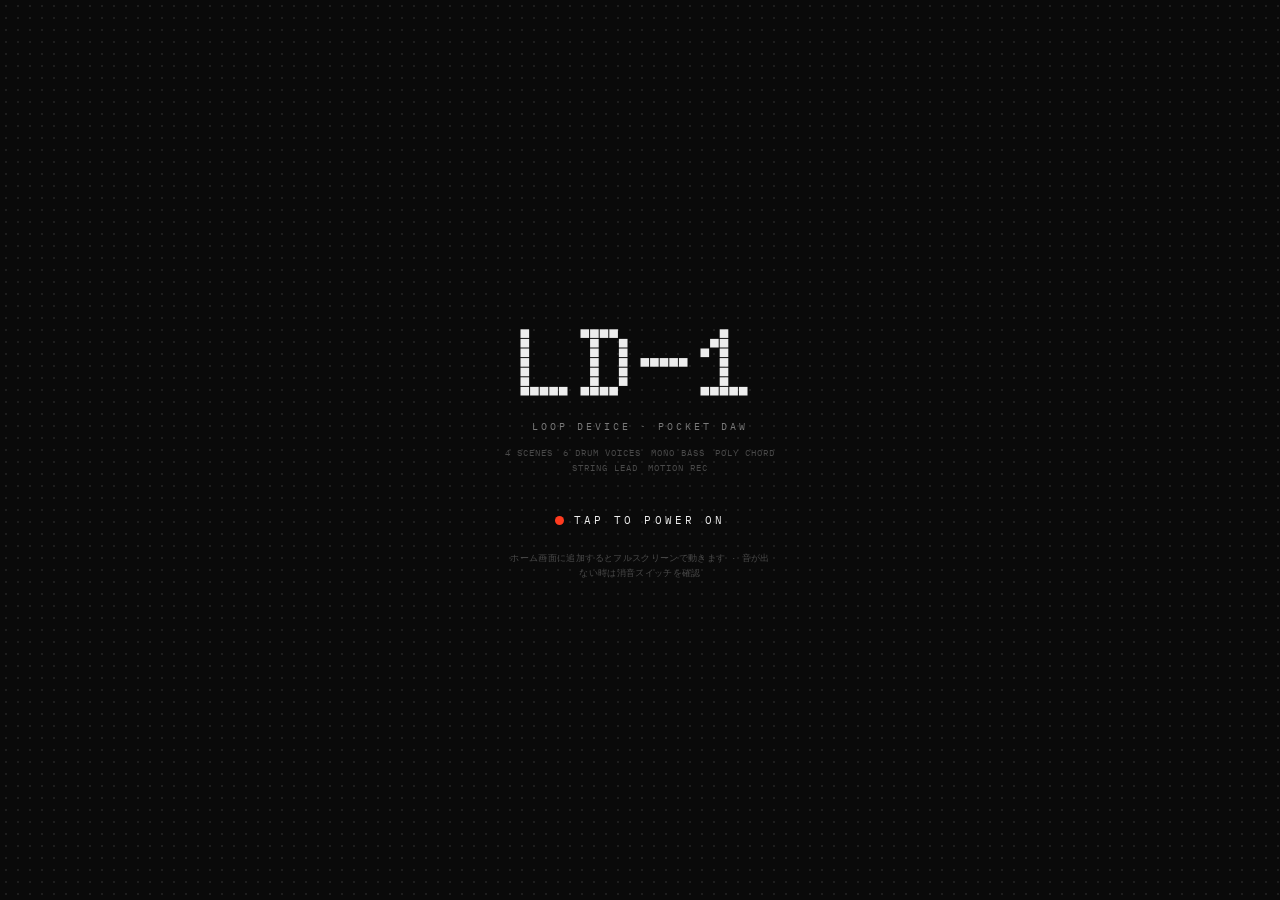
<file: index.html>
<!DOCTYPE html>
<html lang="ja">
<head>
<meta charset="utf-8">
<meta name="viewport" content="width=device-width,initial-scale=1,maximum-scale=1,user-scalable=no,viewport-fit=cover">
<meta name="apple-mobile-web-app-capable" content="yes">
<meta name="mobile-web-app-capable" content="yes">
<meta name="apple-mobile-web-app-status-bar-style" content="black-translucent">
<meta name="apple-mobile-web-app-title" content="LD-1">
<meta name="theme-color" content="#0a0a0a">
<meta name="format-detection" content="telephone=no">
<title>LD-1 · Loop Device</title>
<link rel="manifest" href="manifest.webmanifest">
<link rel="apple-touch-icon" href="icons/icon-180.png">
<link rel="icon" type="image/png" href="icons/icon-192.png">
<link rel="preload" href="fonts/doto.woff2" as="font" type="font/woff2" crossorigin>
<link rel="stylesheet" href="css/style.css">
</head>
<body>
<div id="app">
  <header id="hdr">
    <div class="r0">
      <span class="brand">LD<b>—</b>1</span>
      <span id="hSr">--.-K</span><span id="hLat">LAT --</span><span id="hVox">VOX 00</span><span id="hJit">JIT -.-</span>
      <span class="sp"></span>
      <span id="hRec" class="rec-ind">● REC</span>
      <span id="hClock">--:--</span>
    </div>
    <div class="r1">
      <div class="cell" id="bpmBox"><div class="lbl">BPM <i>↕</i></div><div class="big" id="hBpm">120</div></div>
      <div class="cell"><div class="lbl">BAR.BT.ST</div><div class="big" id="hPos">01.1.1</div></div>
      <div class="cell w"><div class="lbl" id="hKey">A MIN</div><div class="mid" id="hChord">Am</div><div class="sub" id="hChordN">— — —</div></div>
      <div class="cell w"><div class="lbl" id="hHz">LEAD</div><div class="mid" id="hNote">—</div><div class="tuner"><i id="hTun"></i></div></div>
    </div>
    <div class="r2">
      <canvas id="scope"></canvas>
      <div class="pk"><div class="lbl">PEAK</div><div id="hPk">-∞</div><div class="vm"><i id="hPkBar"></i></div></div>
    </div>
    <div class="r3">
      <div id="leds" class="leds"></div>
      <div id="bars" class="bars"></div>
      <span id="hScene">SCN A</span>
    </div>
  </header>
  <nav id="tabs"></nav>
  <main id="panel"></main>
  <footer id="trans">
    <button id="bPlay" class="tb play"><svg viewBox="0 0 20 20"><path class="ic-play" d="M6 4l10 6-10 6z"/><rect class="ic-stop" x="5" y="5" width="10" height="10"/></svg></button>
    <button id="bRec" class="tb rec"><svg viewBox="0 0 20 20"><circle cx="10" cy="10" r="5.5"/></svg></button>
    <button id="bMet" class="tb met"><span>CLK</span></button>
    <div class="scenes" id="scenes"></div>
  </footer>
</div>
<div id="boot">
  <div class="bt-grid"></div>
  <div class="bt-in">
    <div class="bt-logo">LD-1</div>
    <div class="bt-sub">LOOP DEVICE · POCKET DAW</div>
    <div class="bt-spec">
      <span>4 SCENES</span><span>6 DRUM VOICES</span><span>MONO BASS</span><span>POLY CHORD</span><span>STRING LEAD</span><span>MOTION REC</span>
    </div>
    <div class="bt-tap"><i></i>TAP TO POWER ON</div>
    <div class="bt-note">ホーム画面に追加するとフルスクリーンで動きます · 音が出ない時は消音スイッチを確認</div>
  </div>
</div>
<div id="toast"></div>
<script src="js/core.js"></script>
<script src="js/audio.js"></script>
<script src="js/drums.js"></script>
<script src="js/seq.js"></script>
<script src="js/ui.js"></script>
<script src="js/main.js"></script>
</body>
</html>
</file>
<file: css/style.css>
@font-face{font-family:'Doto';src:url(../fonts/doto.woff2) format('woff2');font-weight:100 900;font-display:block}
@font-face{font-family:'IBM Plex Mono';src:url(../fonts/plex-regular.woff2) format('woff2');font-weight:400;font-display:swap}
@font-face{font-family:'IBM Plex Mono';src:url(../fonts/plex-medium.woff2) format('woff2');font-weight:500;font-display:swap}
@font-face{font-family:'IBM Plex Mono';src:url(../fonts/plex-semibold.woff2) format('woff2');font-weight:600;font-display:swap}
:root{
  --bg:#0a0a0a; --p1:#111; --p2:#171717; --ln:#242424; --ln2:#333;
  --tx:#ededed; --dim:#7a7a7a; --dim2:#4a4a4a; --red:#ff3b1f;
  --c-drum:#ededed; --c-bass:#ff6a1a; --c-chord:#5b8cff; --c-lead:#ffd21a;
  --c:var(--tx);
  --mono:'IBM Plex Mono',ui-monospace,'SF Mono',Menlo,monospace;
  --dot:'Doto','IBM Plex Mono',ui-monospace,monospace;
  --sat:env(safe-area-inset-top,0px); --sab:env(safe-area-inset-bottom,0px);
}
*{box-sizing:border-box;margin:0;padding:0;-webkit-tap-highlight-color:transparent}
html,body{height:100%;background:var(--bg);color:var(--tx);overflow:hidden;overscroll-behavior:none}
body{position:fixed;inset:0;font-family:var(--mono);font-size:11px;letter-spacing:.02em;
  -webkit-user-select:none;user-select:none;-webkit-touch-callout:none;-webkit-text-size-adjust:100%}
button{font:inherit;color:inherit;background:none;border:0;cursor:pointer}
canvas{display:block}
#app{position:absolute;inset:0;display:flex;flex-direction:column;padding-top:var(--sat);padding-bottom:var(--sab);
  max-width:520px;margin:0 auto;touch-action:none}
.lbl{font-size:8.5px;color:var(--dim);letter-spacing:.12em;text-transform:uppercase;white-space:nowrap}
.lbl i{font-style:normal;color:var(--dim2)}

/* ---------- header ---------- */
#hdr{padding:4px 10px 0;border-bottom:1px solid var(--ln);flex:none}
.r0{display:flex;gap:9px;align-items:center;height:16px;font-size:8.5px;color:var(--dim);letter-spacing:.1em}
.r0 .sp{flex:1}
.brand{color:var(--tx);font-weight:600;letter-spacing:.18em}
.brand b{color:var(--red);font-weight:600}
.rec-ind{color:var(--dim2)}
.rec-ind.on{color:var(--red);animation:blink 1s steps(2) infinite}
@keyframes blink{50%{opacity:.25}}
.r1{display:grid;grid-template-columns:auto auto 1fr 1fr;gap:1px;background:var(--ln);border:1px solid var(--ln);margin-top:3px}
.r1 .cell{background:var(--bg);padding:3px 7px 4px;min-width:0;overflow:hidden}
.big{font-family:var(--dot);font-weight:900;font-size:31px;line-height:1;letter-spacing:.02em;margin-top:1px;font-variant-numeric:tabular-nums}
.mid{font-family:var(--dot);font-weight:900;font-size:20px;line-height:1.05;margin-top:1px;white-space:nowrap;overflow:hidden;text-overflow:clip}
.sub{font-size:8.5px;color:var(--dim);letter-spacing:.08em;white-space:nowrap;overflow:hidden}
#bpmBox{touch-action:none}
#bpmBox.drag .big{color:var(--red)}
#hChord{color:var(--c-chord)}
#hNote{color:var(--c-lead)}
.tuner{position:relative;height:5px;margin-top:3px;background:repeating-linear-gradient(90deg,var(--ln2) 0 1px,transparent 1px 10%)}
.tuner:after{content:'';position:absolute;left:50%;top:-1px;bottom:-1px;width:1px;background:var(--dim)}
.tuner i{position:absolute;top:0;bottom:0;left:50%;width:3px;margin-left:-1px;background:var(--c-lead);transition:left .04s linear}
.r2{display:flex;gap:6px;margin-top:5px;height:46px}
#scope{flex:1;height:46px;border:1px solid var(--ln);min-width:0}
.pk{width:46px;display:flex;flex-direction:column;justify-content:space-between;font-family:var(--dot);font-weight:700;font-size:13px}
.vm{height:6px;background:var(--p2);position:relative;overflow:hidden}
.vm i{position:absolute;left:0;top:0;bottom:0;width:0;background:var(--tx)}
.r3{display:flex;align-items:center;gap:8px;height:18px}
.leds{display:grid;grid-template-columns:repeat(16,1fr);gap:3px;flex:1}
.leds i{height:5px;background:var(--p2);border-radius:1px}
.leds i:nth-child(4n+1){background:#262626}
.leds i.on{background:var(--tx)}
.leds i.pl{background:var(--red)}
.bars{display:flex;gap:2px}
.bars i{width:9px;height:5px;background:var(--p2)}
.bars i.on{background:var(--dim)}
.bars i.pl{background:var(--tx)}
#hScene{font-size:8.5px;color:var(--dim);letter-spacing:.1em;width:62px;text-align:right;white-space:nowrap}

/* ---------- tabs ---------- */
#tabs{display:grid;grid-template-columns:repeat(6,1fr);border-bottom:1px solid var(--ln);flex:none}
#tabs button{height:34px;font-size:9.5px;letter-spacing:.14em;color:var(--dim);position:relative;display:flex;flex-direction:column;align-items:center;justify-content:center;gap:3px}
#tabs button .n{font-size:7.5px;color:var(--dim2);letter-spacing:.1em}
#tabs button .act{position:absolute;top:6px;right:8px;width:4px;height:4px;border-radius:50%;background:var(--c);opacity:0}
#tabs button .act.on{opacity:1}
#tabs button.sel{color:var(--tx)}
#tabs button.sel:after{content:'';position:absolute;left:10%;right:10%;bottom:-1px;height:2px;background:var(--c)}

/* ---------- panel ---------- */
#panel{flex:1;min-height:0;position:relative;overflow:hidden}
.page{position:absolute;inset:0;display:none;flex-direction:column;padding:8px 10px;gap:8px;overflow-y:auto;touch-action:pan-y;
  background-image:radial-gradient(#181818 1px,transparent 1.2px);background-size:9px 9px}
.page.show{display:flex}
.page::-webkit-scrollbar{display:none}
.row{display:flex;gap:6px;align-items:center}
.row.sb{justify-content:space-between}
.grow{flex:1}
.ttl{font-size:9px;letter-spacing:.16em;color:var(--dim);display:flex;align-items:center;gap:6px}
.ttl b{color:var(--tx);font-weight:500}
.ttl .dot{width:6px;height:6px;border-radius:50%;background:var(--c)}

.btn{height:26px;padding:0 9px;border:1px solid var(--ln2);font-size:9px;letter-spacing:.12em;color:var(--tx);background:var(--bg);border-radius:2px;white-space:nowrap;touch-action:none}
.btn.on{background:var(--tx);color:var(--bg);border-color:var(--tx)}
.btn.acc.on{background:var(--c);border-color:var(--c);color:#000}
.btn.red.on{background:var(--red);border-color:var(--red);color:#000}
.btn:active{border-color:var(--tx)}
.btn.sq{width:26px;padding:0}
.seg{display:flex;border:1px solid var(--ln2);border-radius:2px;overflow:hidden;touch-action:none}
.seg button{height:24px;min-width:26px;padding:0 7px;font-size:9px;letter-spacing:.1em;color:var(--dim);border-left:1px solid var(--ln2)}
.seg button:first-child{border-left:0}
.seg button.on{background:var(--tx);color:var(--bg)}
.seg.c button.on{background:var(--c);color:#000}

/* sub tabs */
.subt{display:flex;gap:0;border:1px solid var(--ln2);border-radius:2px}
.subt button{height:24px;padding:0 10px;font-size:9px;letter-spacing:.14em;color:var(--dim)}
.subt button.on{background:var(--c);color:#000}

/* knobs */
.knobs{display:grid;grid-template-columns:repeat(auto-fit,minmax(48px,1fr));gap:2px 2px}
.knob{display:flex;flex-direction:column;align-items:center;touch-action:none;padding:2px 0}
.knob svg{width:40px;height:40px;overflow:visible}
.knob .kb{fill:#151515;stroke:#2c2c2c;stroke-width:1}
.knob .kt{fill:none;stroke:#262626;stroke-width:3;stroke-linecap:butt}
.knob .kv{fill:none;stroke:var(--c);stroke-width:3;stroke-linecap:butt}
.knob .kp{stroke:var(--tx);stroke-width:2;stroke-linecap:round}
.knob .kl{font-size:8px;letter-spacing:.1em;color:var(--dim);margin-top:1px;white-space:nowrap;height:10px}
.knob.drag .kl{color:var(--tx)}
.knob.drag .kb{stroke:var(--tx)}

/* step grids */
.grid{display:grid;gap:2px;touch-action:none}
.cellb{background:#161616;border-radius:1px;position:relative}
.cellb.g{background:#1d1d1d}
.cellb.on{background:var(--c)}
.cellb.acc{background:var(--c);box-shadow:inset 0 0 0 2px var(--red)}
.cellb.ph:after{content:'';position:absolute;inset:0;background:rgba(255,255,255,.16)}
.cellb.on.ph:after{background:rgba(255,255,255,.4)}
.glbl{font-size:8px;letter-spacing:.08em;color:var(--dim);display:flex;align-items:center;justify-content:space-between;padding-right:4px;white-space:nowrap;touch-action:none}
.glbl.sel{color:var(--tx)}
.glbl .h{width:5px;height:5px;border-radius:50%;background:#2a2a2a}
.glbl .h.hit{background:var(--red)}

/* drum pads */
.pads{display:grid;grid-template-columns:repeat(3,1fr);gap:6px;flex:1;min-height:150px}
.pad{border:1px solid var(--ln2);border-radius:3px;background:#121212;position:relative;touch-action:none;display:flex;flex-direction:column;justify-content:space-between;padding:6px 7px;overflow:hidden}
.pad .pn{font-size:9px;letter-spacing:.14em}
.pad .pi{font-size:8px;color:var(--dim);letter-spacing:.08em}
.pad .fl{position:absolute;inset:0;background:var(--tx);opacity:0;pointer-events:none}
.pad.sel{border-color:var(--tx)}
.pad .mini{display:grid;grid-template-columns:repeat(16,1fr);gap:1px;height:4px}
.pad .mini i{background:#222}
.pad .mini i.on{background:var(--dim)}
.pad .mini i.ph{background:var(--red)}

/* xy pad etc */
.cv{width:100%;border:1px solid var(--ln);background:#0d0d0d;touch-action:none}
.xy{flex:1;min-height:100px}
.adsr{height:84px}
.waves{display:flex;border:1px solid var(--ln2);border-radius:2px}
.waves button{width:38px;height:28px;display:flex;align-items:center;justify-content:center;border-left:1px solid var(--ln2)}
.waves button:first-child{border-left:0}
.waves svg{width:22px;height:12px;fill:none;stroke:var(--dim);stroke-width:1.6}
.waves button.on{background:var(--c)}
.waves button.on svg{stroke:#000}
.readout{font-family:var(--dot);font-weight:700;font-size:14px;letter-spacing:.04em}

/* chord page */
.slots{display:grid;gap:3px;touch-action:none}
.slot{border:1px solid var(--ln2);border-radius:2px;padding:4px 4px 5px;background:#101010;display:flex;flex-direction:column;gap:2px;min-width:0;position:relative}
.slot .rn{font-family:var(--dot);font-weight:900;font-size:17px;line-height:1}
.slot .cn{font-size:8.5px;color:var(--dim);white-space:nowrap;overflow:hidden}
.slot .bn{position:absolute;right:4px;top:3px;font-size:7.5px;color:var(--dim2)}
.slot.sel{border-color:var(--c)}
.slot.sel .rn{color:var(--c)}
.slot.pl{background:#1c1c1c}
.slot.pl:after{content:'';position:absolute;left:0;right:0;bottom:0;height:2px;background:var(--red)}
.degs{display:grid;grid-template-columns:repeat(7,1fr);gap:3px}
.deg{height:44px;border:1px solid var(--ln2);border-radius:2px;display:flex;flex-direction:column;align-items:center;justify-content:center;gap:2px;touch-action:none}
.deg .rn{font-family:var(--dot);font-weight:900;font-size:15px}
.deg .cn{font-size:8px;color:var(--dim)}
.deg.on{background:var(--c);border-color:var(--c);color:#000}
.deg.on .cn{color:#000}
.kbd{height:44px}

/* lead */
.fret{flex:1;min-height:240px}
.take{height:40px}

/* mixer */
.mixer{display:grid;grid-template-columns:repeat(4,1fr);gap:6px}
.strip{border:1px solid var(--ln);border-radius:2px;padding:6px 4px;display:flex;flex-direction:column;align-items:center;gap:5px;background:#0e0e0e}
.strip .nm{font-size:9px;letter-spacing:.16em;display:flex;align-items:center;gap:5px}
.strip .nm i{width:6px;height:6px;border-radius:50%;background:var(--c)}
.fader{display:flex;gap:5px;height:150px;touch-action:none;width:100%;justify-content:center}
.fader .tr{width:18px;background:#151515;position:relative;border:1px solid var(--ln)}
.fader .tr i{position:absolute;left:0;right:0;bottom:0;background:var(--c);opacity:.85}
.fader .tr b{position:absolute;left:-4px;right:-4px;height:4px;background:var(--tx);margin-bottom:-2px}
.fader canvas{width:8px;height:150px}
.strip .val{font-family:var(--dot);font-weight:700;font-size:13px}
.strip .ms{display:flex;gap:3px}
.strip .ms .btn{height:22px;padding:0 7px}

/* song */
.songs{display:grid;grid-template-columns:repeat(8,1fr);gap:3px}
.sslot{height:40px;border:1px solid var(--ln2);border-radius:2px;display:flex;flex-direction:column;align-items:center;justify-content:center;font-family:var(--dot);font-weight:900;font-size:18px;touch-action:none;position:relative}
.sslot small{font-family:var(--mono);font-size:7.5px;color:var(--dim2);font-weight:400;position:absolute;top:2px;left:3px}
.sslot.emp{color:var(--dim2)}
.sslot.pl{border-color:var(--red)}
.sslot.pl:after{content:'';position:absolute;bottom:3px;width:5px;height:5px;border-radius:50%;background:var(--red)}
.keys{display:grid;grid-template-columns:repeat(12,1fr);gap:2px}
.keys button{height:30px;border:1px solid var(--ln2);border-radius:2px;font-size:9px;color:var(--dim)}
.keys button.bk{background:#151515}
.keys button.on{background:var(--tx);color:#000;border-color:var(--tx)}
.box{border:1px solid var(--ln);border-radius:2px;padding:7px;display:flex;flex-direction:column;gap:7px;background:rgba(10,10,10,.85)}
.bigbpm{font-family:var(--dot);font-weight:900;font-size:46px;line-height:1;touch-action:none;min-width:94px}

/* transport */
#trans{flex:none;display:flex;gap:6px;align-items:center;padding:8px 10px;border-top:1px solid var(--ln);height:62px;box-sizing:content-box;height:46px}
.tb{width:46px;height:46px;border:1px solid var(--ln2);border-radius:3px;display:flex;align-items:center;justify-content:center;touch-action:none;flex:none}
.tb svg{width:18px;height:18px}
.tb.play .ic-stop{display:none;fill:var(--tx)}
.tb.play .ic-play{fill:var(--tx)}
.tb.play.on{background:var(--tx)}
.tb.play.on .ic-play{display:none}
.tb.play.on .ic-stop{display:block;fill:#000}
.tb.rec circle{fill:var(--red)}
.tb.rec.on{background:var(--red);border-color:var(--red)}
.tb.rec.on circle{fill:#000}
.tb.met{font-size:9px;letter-spacing:.12em;color:var(--dim);width:40px}
.tb.met.on{color:var(--tx);border-color:var(--tx)}
.scenes{flex:1;display:grid;grid-template-columns:repeat(4,1fr);gap:4px;height:46px}
.scn{border:1px solid var(--ln2);border-radius:3px;position:relative;font-family:var(--dot);font-weight:900;font-size:22px;display:flex;align-items:center;justify-content:center;touch-action:none}
.scn .ct{position:absolute;top:4px;left:5px;width:4px;height:4px;border-radius:50%;background:var(--dim2)}
.scn .ct.has{background:var(--dim)}
.scn .bl{position:absolute;bottom:3px;right:5px;font-family:var(--mono);font-size:7.5px;font-weight:400;color:var(--dim)}
.scn.on{background:var(--tx);color:#000;border-color:var(--tx)}
.scn.on .bl{color:#333}
.scn.q{animation:qb .25s steps(2) infinite}
@keyframes qb{50%{border-color:var(--red);color:var(--red)}}

/* boot */
#boot{position:fixed;inset:0;background:#0a0a0a;z-index:50;display:flex;align-items:center;justify-content:center;touch-action:none}
#boot.off{display:none}
.bt-grid{position:absolute;inset:0;background-image:radial-gradient(#1e1e1e 1.2px,transparent 1.5px);background-size:12px 12px}
.bt-in{position:relative;text-align:center;padding:30px;display:flex;flex-direction:column;align-items:center;gap:14px}
.bt-logo{font-family:var(--dot);font-weight:900;font-size:96px;line-height:.9;letter-spacing:.02em}
.bt-sub{font-size:10px;letter-spacing:.3em;color:var(--dim)}
.bt-spec{display:flex;flex-wrap:wrap;justify-content:center;gap:4px 10px;max-width:280px;font-size:8.5px;letter-spacing:.12em;color:var(--dim2)}
.bt-tap{margin-top:26px;font-size:11px;letter-spacing:.28em;display:flex;align-items:center;gap:10px}
.bt-tap i{width:9px;height:9px;border-radius:50%;background:var(--red);animation:blink 1.1s steps(2) infinite}
.bt-note{font-size:9px;color:var(--dim2);letter-spacing:.04em;max-width:260px;line-height:1.6;margin-top:10px}

#toast{position:fixed;left:50%;top:calc(var(--sat) + 120px);transform:translateX(-50%);background:var(--tx);color:#000;font-size:10px;letter-spacing:.12em;padding:7px 12px;border-radius:2px;opacity:0;pointer-events:none;transition:opacity .2s;z-index:60;white-space:nowrap}
#toast.show{opacity:1}

[data-tr=drum]{--c:var(--c-drum)} [data-tr=bass]{--c:var(--c-bass)} [data-tr=chord]{--c:var(--c-chord)} [data-tr=lead]{--c:var(--c-lead)} [data-tr=mix]{--c:var(--tx)} [data-tr=song]{--c:var(--red)}

@media (max-height:700px){
  .big{font-size:26px} .r2{height:36px} #scope{height:36px} .mid{font-size:17px}
  #trans{height:40px} .tb{width:40px;height:40px} .scenes{height:40px}
  .fader{height:110px} .fader canvas{height:110px}
}
.xys{flex:1;min-height:90px}
.strip .knob svg{width:32px;height:32px}
.strip .knobs{gap:0}
</file>
